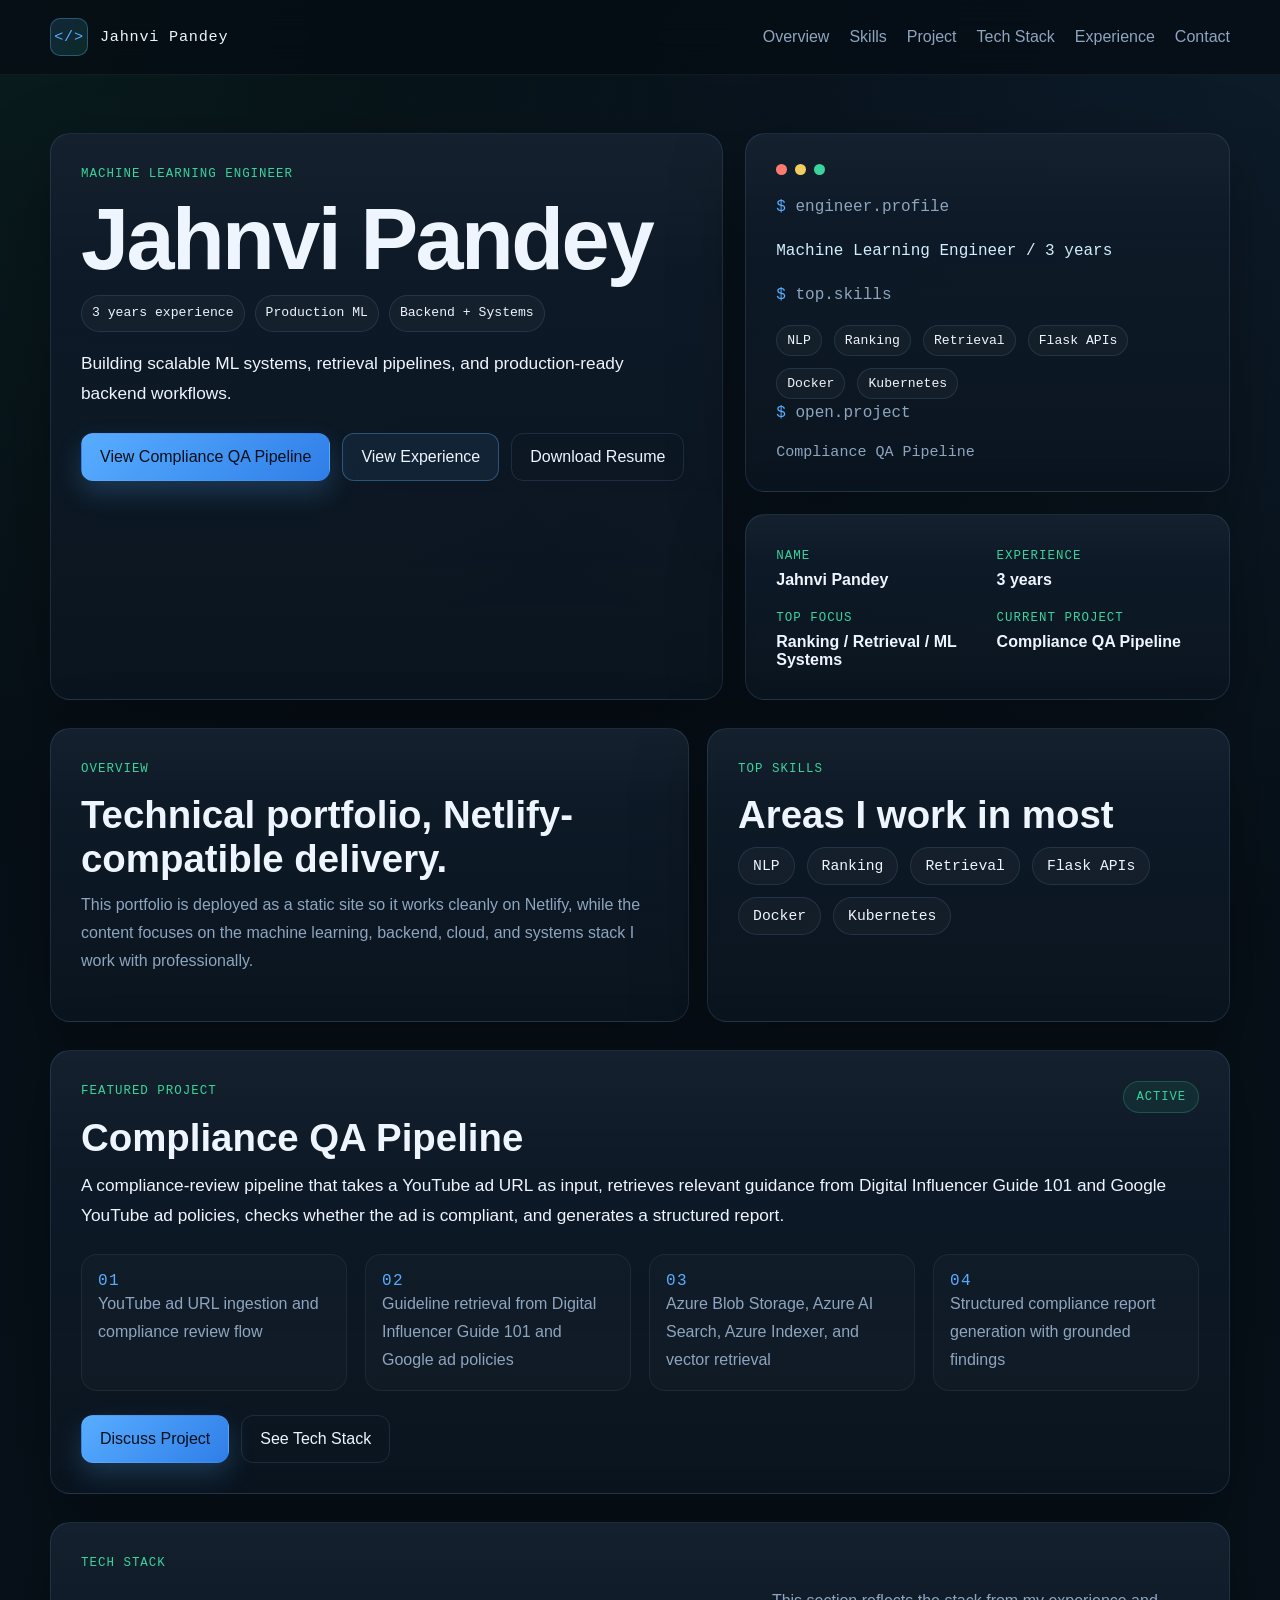
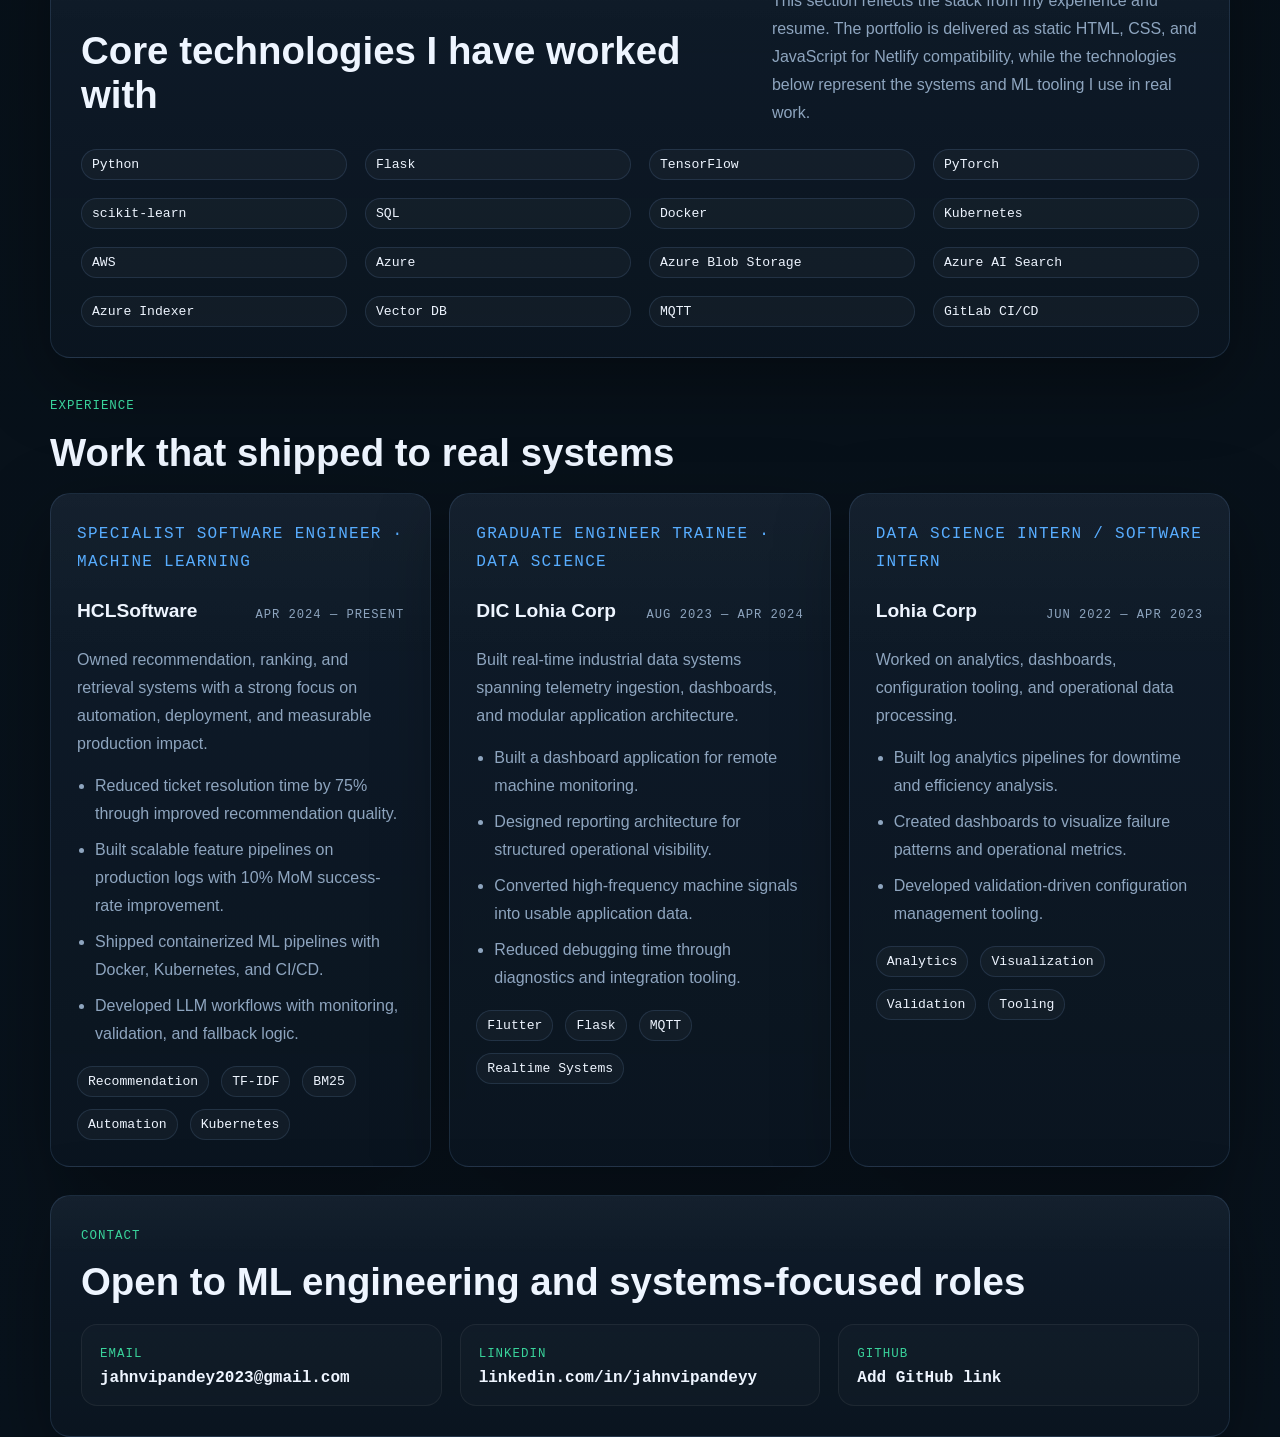
<file: index.html>
<!DOCTYPE html>
<html lang="en">
  <head>
    <meta charset="UTF-8" />
    <meta name="viewport" content="width=device-width, initial-scale=1.0" />
    <title>Jahnvi Pandey | Machine Learning Engineer</title>
    <meta
      name="description"
      content="Technical portfolio of Jahnvi Pandey, a Machine Learning Engineer focused on scalable ML systems, retrieval pipelines, backend engineering, and production AI."
    />
    <link rel="stylesheet" href="./static/styles.css" />
  </head>
  <body>
    <div class="grid-overlay" aria-hidden="true"></div>

    <header class="topbar">
      <div class="shell topbar-inner">
        <a class="brand" href="#hero">
          <span class="brand-mark">&lt;/&gt;</span>
          <span>Jahnvi Pandey</span>
        </a>
        <button class="menu-toggle" aria-label="Toggle navigation" aria-expanded="false">
          <span></span>
          <span></span>
        </button>
        <nav class="nav">
          <a href="#overview">Overview</a>
          <a href="#skills">Skills</a>
          <a href="#project-compliance-qa">Project</a>
          <a href="#stack">Tech Stack</a>
          <a href="#experience">Experience</a>
          <a href="#contact">Contact</a>
        </nav>
      </div>
    </header>

    <main class="shell">
      <section class="hero" id="hero">
        <div class="hero-copy panel">
          <p class="eyebrow">Machine Learning Engineer</p>
          <h1>Jahnvi Pandey</h1>
          <p class="hero-metadata">
            <span>3 years experience</span>
            <span>Production ML</span>
            <span>Backend + Systems</span>
          </p>
          <p class="hero-tagline">
            Building scalable ML systems, retrieval pipelines, and production-ready backend
            workflows.
          </p>
          <div class="hero-actions">
            <a class="button button-primary" href="#project-compliance-qa">
              View Compliance QA Pipeline
            </a>
            <a class="button button-secondary" href="#experience">View Experience</a>
            <a
              class="button button-ghost"
              href="./static/resume/Jahnvi_Pandey_Resume.pdf"
              download
            >
              Download Resume
            </a>
          </div>
        </div>

        <aside class="hero-panel-stack">
          <article class="panel terminal-panel">
            <div class="terminal-header">
              <span></span>
              <span></span>
              <span></span>
            </div>
            <div class="terminal-body">
              <p><span class="prompt">$</span> engineer.profile</p>
              <p class="terminal-output">Machine Learning Engineer / 3 years</p>
              <p><span class="prompt">$</span> top.skills</p>
              <div class="tag-row">
                <span>NLP</span>
                <span>Ranking</span>
                <span>Retrieval</span>
                <span>Flask APIs</span>
                <span>Docker</span>
                <span>Kubernetes</span>
              </div>
              <p><span class="prompt">$</span> open.project</p>
              <a class="terminal-link" href="#project-compliance-qa">Compliance QA Pipeline</a>
            </div>
          </article>

          <article class="panel summary-panel" id="overview">
            <div class="summary-grid">
              <div>
                <span class="meta-label">Name</span>
                <strong>Jahnvi Pandey</strong>
              </div>
              <div>
                <span class="meta-label">Experience</span>
                <strong>3 years</strong>
              </div>
              <div>
                <span class="meta-label">Top Focus</span>
                <strong>Ranking / Retrieval / ML Systems</strong>
              </div>
              <div>
                <span class="meta-label">Current Project</span>
                <strong>Compliance QA Pipeline</strong>
              </div>
            </div>
          </article>
        </aside>
      </section>

      <section class="section-grid">
        <article class="panel intro-panel">
          <p class="section-kicker">Overview</p>
          <h2>Technical portfolio, Netlify-compatible delivery.</h2>
          <p>
            This portfolio is deployed as a static site so it works cleanly on Netlify, while
            the content focuses on the machine learning, backend, cloud, and systems stack I
            work with professionally.
          </p>
        </article>

        <article class="panel skills-panel" id="skills">
          <p class="section-kicker">Top Skills</p>
          <h2>Areas I work in most</h2>
          <div class="tag-row large">
            <span>NLP</span>
            <span>Ranking</span>
            <span>Retrieval</span>
            <span>Flask APIs</span>
            <span>Docker</span>
            <span>Kubernetes</span>
          </div>
        </article>
      </section>

      <section class="panel feature-panel" id="project-compliance-qa">
        <div class="feature-heading">
          <div>
            <p class="section-kicker">Featured Project</p>
            <h2>Compliance QA Pipeline</h2>
          </div>
          <span class="status-pill">Active</span>
        </div>
        <p class="feature-summary">
          A compliance-review pipeline that takes a YouTube ad URL as input, retrieves
          relevant guidance from Digital Influencer Guide 101 and Google YouTube ad
          policies, checks whether the ad is compliant, and generates a structured report.
        </p>
        <div class="feature-grid">
          <article class="feature-card">
            <span class="feature-index">01</span>
            <p>YouTube ad URL ingestion and compliance review flow</p>
          </article>
          <article class="feature-card">
            <span class="feature-index">02</span>
            <p>Guideline retrieval from Digital Influencer Guide 101 and Google ad policies</p>
          </article>
          <article class="feature-card">
            <span class="feature-index">03</span>
            <p>Azure Blob Storage, Azure AI Search, Azure Indexer, and vector retrieval</p>
          </article>
          <article class="feature-card">
            <span class="feature-index">04</span>
            <p>Structured compliance report generation with grounded findings</p>
          </article>
        </div>
        <div class="feature-actions">
          <a class="button button-primary" href="#contact">Discuss Project</a>
          <a class="button button-ghost" href="#stack">See Tech Stack</a>
        </div>
      </section>

      <section class="panel stack-panel" id="stack">
        <p class="section-kicker">Tech Stack</p>
        <div class="stack-header">
          <h2>Core technologies I have worked with</h2>
          <p>
            This section reflects the stack from my experience and resume. The portfolio is
            delivered as static HTML, CSS, and JavaScript for Netlify compatibility, while
            the technologies below represent the systems and ML tooling I use in real work.
          </p>
        </div>
        <div class="stack-grid">
          <span>Python</span>
          <span>Flask</span>
          <span>TensorFlow</span>
          <span>PyTorch</span>
          <span>scikit-learn</span>
          <span>SQL</span>
          <span>Docker</span>
          <span>Kubernetes</span>
          <span>AWS</span>
          <span>Azure</span>
          <span>Azure Blob Storage</span>
          <span>Azure AI Search</span>
          <span>Azure Indexer</span>
          <span>Vector DB</span>
          <span>MQTT</span>
          <span>GitLab CI/CD</span>
        </div>
      </section>

      <section class="experience-section" id="experience">
        <div class="section-head">
          <p class="section-kicker">Experience</p>
          <h2>Work that shipped to real systems</h2>
        </div>
        <div class="experience-grid">
          <article class="panel experience-card">
            <div class="experience-meta">
              <p class="role">Specialist Software Engineer · Machine Learning</p>
              <div class="experience-submeta">
                <h3>HCLSoftware</h3>
                <span class="period">Apr 2024 — Present</span>
              </div>
            </div>
            <p class="experience-summary">
              Owned recommendation, ranking, and retrieval systems with a strong focus on
              automation, deployment, and measurable production impact.
            </p>
            <ul class="impact-list">
              <li>Reduced ticket resolution time by 75% through improved recommendation quality.</li>
              <li>Built scalable feature pipelines on production logs with 10% MoM success-rate improvement.</li>
              <li>Shipped containerized ML pipelines with Docker, Kubernetes, and CI/CD.</li>
              <li>Developed LLM workflows with monitoring, validation, and fallback logic.</li>
            </ul>
            <div class="tag-row">
              <span>Recommendation</span>
              <span>TF-IDF</span>
              <span>BM25</span>
              <span>Automation</span>
              <span>Kubernetes</span>
            </div>
          </article>

          <article class="panel experience-card">
            <div class="experience-meta">
              <p class="role">Graduate Engineer Trainee · Data Science</p>
              <div class="experience-submeta">
                <h3>DIC Lohia Corp</h3>
                <span class="period">Aug 2023 — Apr 2024</span>
              </div>
            </div>
            <p class="experience-summary">
              Built real-time industrial data systems spanning telemetry ingestion, dashboards,
              and modular application architecture.
            </p>
            <ul class="impact-list">
              <li>Built a dashboard application for remote machine monitoring.</li>
              <li>Designed reporting architecture for structured operational visibility.</li>
              <li>Converted high-frequency machine signals into usable application data.</li>
              <li>Reduced debugging time through diagnostics and integration tooling.</li>
            </ul>
            <div class="tag-row">
              <span>Flutter</span>
              <span>Flask</span>
              <span>MQTT</span>
              <span>Realtime Systems</span>
            </div>
          </article>

          <article class="panel experience-card">
            <div class="experience-meta">
              <p class="role">Data Science Intern / Software Intern</p>
              <div class="experience-submeta">
                <h3>Lohia Corp</h3>
                <span class="period">Jun 2022 — Apr 2023</span>
              </div>
            </div>
            <p class="experience-summary">
              Worked on analytics, dashboards, configuration tooling, and operational data
              processing.
            </p>
            <ul class="impact-list">
              <li>Built log analytics pipelines for downtime and efficiency analysis.</li>
              <li>Created dashboards to visualize failure patterns and operational metrics.</li>
              <li>Developed validation-driven configuration management tooling.</li>
            </ul>
            <div class="tag-row">
              <span>Analytics</span>
              <span>Visualization</span>
              <span>Validation</span>
              <span>Tooling</span>
            </div>
          </article>
        </div>
      </section>

      <section class="contact-section panel" id="contact">
        <p class="section-kicker">Contact</p>
        <h2>Open to ML engineering and systems-focused roles</h2>
        <div class="contact-grid">
          <a class="contact-card" href="mailto:jahnvipandey2023@gmail.com">
            <span class="meta-label">Email</span>
            <strong>jahnvipandey2023@gmail.com</strong>
          </a>
          <a class="contact-card" href="https://linkedin.com/in/jahnvipandeyy/" target="_blank" rel="noreferrer">
            <span class="meta-label">LinkedIn</span>
            <strong>linkedin.com/in/jahnvipandeyy</strong>
          </a>
          <a class="contact-card" href="#">
            <span class="meta-label">GitHub</span>
            <strong>Add GitHub link</strong>
          </a>
        </div>
      </section>
    </main>

    <script src="./static/script.js"></script>
  </body>
</html>
</file>
<file: static/styles.css>
:root {
  --bg: #071018;
  --bg-soft: #0d1723;
  --panel: rgba(11, 21, 32, 0.92);
  --panel-2: rgba(15, 28, 42, 0.98);
  --line: rgba(116, 164, 214, 0.16);
  --line-strong: rgba(95, 179, 255, 0.34);
  --text: #eef5ff;
  --muted: #8ea5bf;
  --accent: #58adff;
  --accent-2: #39d39b;
  --shadow: 0 24px 72px rgba(0, 0, 0, 0.34);
  --radius: 20px;
  --mono: "SFMono-Regular", "Consolas", "Liberation Mono", Menlo, monospace;
  --sans: "Segoe UI", "Inter", -apple-system, BlinkMacSystemFont, sans-serif;
}

*,
*::before,
*::after {
  box-sizing: border-box;
}

html {
  scroll-behavior: smooth;
}

body {
  margin: 0;
  min-height: 100vh;
  font-family: var(--sans);
  color: var(--text);
  background:
    radial-gradient(circle at top left, rgba(57, 211, 155, 0.08), transparent 24%),
    radial-gradient(circle at top right, rgba(88, 173, 255, 0.1), transparent 28%),
    linear-gradient(180deg, #050c13 0%, var(--bg) 34%, #08121c 100%);
}

.grid-overlay {
  position: fixed;
  inset: 0;
  pointer-events: none;
  opacity: 0.28;
  background-image:
    linear-gradient(rgba(255, 255, 255, 0.03) 1px, transparent 1px),
    linear-gradient(90deg, rgba(255, 255, 255, 0.03) 1px, transparent 1px);
  background-size: 44px 44px;
  mask-image: linear-gradient(180deg, rgba(0, 0, 0, 0.95), rgba(0, 0, 0, 0.18));
}

a {
  color: inherit;
  text-decoration: none;
}

.shell {
  width: min(calc(100% - 32px), 1180px);
  margin: 0 auto;
}

.topbar {
  position: sticky;
  top: 0;
  z-index: 50;
  backdrop-filter: blur(16px);
  background: rgba(5, 12, 18, 0.72);
  border-bottom: 1px solid rgba(255, 255, 255, 0.05);
}

.topbar-inner {
  display: flex;
  align-items: center;
  justify-content: space-between;
  gap: 20px;
  padding: 18px 0;
}

.brand {
  display: inline-flex;
  align-items: center;
  gap: 12px;
  font-family: var(--mono);
  font-size: 0.95rem;
  letter-spacing: 0.05em;
}

.brand-mark {
  display: inline-flex;
  align-items: center;
  justify-content: center;
  width: 38px;
  height: 38px;
  border-radius: 10px;
  border: 1px solid var(--line-strong);
  background: linear-gradient(135deg, rgba(88, 173, 255, 0.16), rgba(57, 211, 155, 0.14));
  color: var(--accent);
}

.nav {
  display: flex;
  gap: 20px;
}

.nav a,
.terminal-link {
  color: var(--muted);
}

.nav a:hover,
.terminal-link:hover {
  color: var(--text);
}

.menu-toggle {
  display: none;
  width: 44px;
  height: 44px;
  border: 1px solid var(--line);
  border-radius: 10px;
  background: transparent;
  padding: 0;
  flex-direction: column;
  align-items: center;
  justify-content: center;
  gap: 5px;
}

.menu-toggle span {
  width: 18px;
  height: 2px;
  background: var(--text);
}

.hero,
.section-grid,
.feature-panel,
.stack-panel,
.experience-section,
.contact-section {
  margin-top: 28px;
}

.hero {
  display: grid;
  grid-template-columns: minmax(0, 1.25fr) minmax(340px, 0.9fr);
  gap: 22px;
  padding-top: 30px;
}

.panel {
  position: relative;
  overflow: hidden;
  border-radius: var(--radius);
  border: 1px solid var(--line);
  background:
    linear-gradient(180deg, rgba(255, 255, 255, 0.024), transparent 24%),
    linear-gradient(180deg, var(--panel-2), var(--panel));
  box-shadow: var(--shadow);
  transition:
    transform 180ms ease,
    border-color 180ms ease,
    box-shadow 180ms ease;
}

.panel:hover,
.contact-card:hover,
.button:hover {
  transform: translateY(-2px);
}

.panel:hover {
  border-color: rgba(95, 179, 255, 0.28);
}

.hero-copy,
.terminal-panel,
.summary-panel,
.intro-panel,
.skills-panel,
.feature-panel,
.stack-panel,
.experience-card,
.contact-section {
  padding: 30px;
}

.hero-panel-stack {
  display: grid;
  gap: 22px;
}

.eyebrow,
.section-kicker,
.meta-label,
.role,
.period,
.status-pill,
.feature-index {
  font-family: var(--mono);
  letter-spacing: 0.08em;
  text-transform: uppercase;
}

.eyebrow,
.section-kicker,
.meta-label {
  color: var(--accent-2);
  font-size: 0.78rem;
}

h1,
h2,
h3,
p {
  margin-top: 0;
}

h1 {
  margin-bottom: 14px;
  font-size: clamp(2.8rem, 7vw, 5.4rem);
  line-height: 0.96;
  letter-spacing: -0.03em;
}

h2 {
  margin-bottom: 10px;
  font-size: clamp(1.7rem, 3vw, 2.4rem);
}

h3 {
  margin-bottom: 8px;
  font-size: 1.2rem;
}

p,
li {
  color: var(--muted);
  line-height: 1.75;
  font-size: 1rem;
}

.hero-metadata {
  display: flex;
  flex-wrap: wrap;
  gap: 10px;
  margin-bottom: 16px;
}

.hero-metadata span {
  padding: 6px 10px;
  border-radius: 999px;
  border: 1px solid var(--line);
  background: rgba(255, 255, 255, 0.03);
  font-family: var(--mono);
  font-size: 0.82rem;
  color: var(--text);
}

.hero-tagline,
.feature-summary {
  color: var(--text);
  font-size: 1.08rem;
}

.hero-actions,
.feature-actions,
.tag-row {
  display: flex;
  flex-wrap: wrap;
  gap: 12px;
}

.hero-actions {
  margin-top: 24px;
}

.button {
  display: inline-flex;
  align-items: center;
  justify-content: center;
  min-height: 48px;
  padding: 0 18px;
  border-radius: 12px;
  border: 1px solid transparent;
  transition:
    transform 180ms ease,
    border-color 180ms ease,
    background-color 180ms ease,
    box-shadow 180ms ease;
}

.button-primary {
  color: #04101b;
  background: linear-gradient(135deg, var(--accent), #2f7ee8);
  box-shadow: 0 12px 26px rgba(88, 173, 255, 0.22);
}

.button-secondary {
  color: var(--text);
  border-color: var(--line-strong);
  background: rgba(88, 173, 255, 0.08);
}

.button-ghost {
  color: var(--text);
  border-color: var(--line);
  background: transparent;
}

.terminal-header {
  display: flex;
  gap: 8px;
  margin-bottom: 18px;
}

.terminal-header span {
  width: 11px;
  height: 11px;
  border-radius: 999px;
}

.terminal-header span:first-child {
  background: #ff7b72;
}

.terminal-header span:nth-child(2) {
  background: #f2cc60;
}

.terminal-header span:nth-child(3) {
  background: #39d39b;
}

.terminal-body {
  font-family: var(--mono);
  font-size: 0.94rem;
}

.prompt,
.role,
.feature-index {
  color: var(--accent);
}

.terminal-output {
  color: #d3eeff;
  margin-bottom: 16px;
}

.tag-row {
  margin-top: 10px;
}

.tag-row span,
.stack-grid span {
  padding: 7px 10px;
  border-radius: 999px;
  border: 1px solid var(--line);
  background: rgba(255, 255, 255, 0.03);
  color: var(--text);
  font-family: var(--mono);
  font-size: 0.82rem;
}

.summary-grid,
.feature-grid,
.stack-grid,
.experience-grid,
.contact-grid,
.section-grid {
  display: grid;
  gap: 18px;
}

.summary-grid {
  grid-template-columns: repeat(2, minmax(0, 1fr));
}

.summary-grid strong {
  display: block;
  margin-top: 8px;
  color: var(--text);
}

.section-grid {
  grid-template-columns: 1.1fr 0.9fr;
}

.tag-row.large span {
  font-size: 0.92rem;
  padding: 10px 14px;
}

.feature-heading,
.stack-header {
  display: flex;
  justify-content: space-between;
  gap: 20px;
}

.status-pill {
  height: fit-content;
  padding: 8px 12px;
  border-radius: 999px;
  border: 1px solid rgba(57, 211, 155, 0.24);
  background: rgba(57, 211, 155, 0.08);
  color: var(--accent-2);
  font-size: 0.76rem;
}

.feature-grid {
  grid-template-columns: repeat(4, minmax(0, 1fr));
  margin: 24px 0;
}

.feature-card {
  padding: 16px;
  border: 1px solid rgba(255, 255, 255, 0.06);
  border-radius: 16px;
  background: rgba(255, 255, 255, 0.02);
}

.feature-card p {
  margin-bottom: 0;
}

.stack-header {
  align-items: end;
  margin-bottom: 22px;
}

.stack-header p {
  max-width: 48ch;
  margin-bottom: 0;
}

.stack-grid {
  grid-template-columns: repeat(4, minmax(0, 1fr));
}

.experience-section {
  padding: 10px 0 0;
}

.section-head {
  margin-bottom: 18px;
}

.experience-grid {
  grid-template-columns: repeat(3, minmax(0, 1fr));
}

.experience-card {
  padding: 26px;
}

.experience-meta {
  display: grid;
  gap: 8px;
  margin-bottom: 16px;
}

.experience-submeta {
  display: flex;
  align-items: center;
  justify-content: space-between;
  gap: 16px;
}

.period {
  color: var(--muted);
  font-size: 0.76rem;
  white-space: nowrap;
}

.experience-summary {
  margin-bottom: 14px;
}

.impact-list {
  padding-left: 18px;
  margin: 0 0 18px;
}

.impact-list li + li {
  margin-top: 8px;
}

.contact-grid {
  grid-template-columns: repeat(3, minmax(0, 1fr));
  margin-top: 20px;
}

.contact-card {
  display: block;
  padding: 18px;
  border-radius: 16px;
  border: 1px solid rgba(255, 255, 255, 0.06);
  background: rgba(255, 255, 255, 0.02);
  transition:
    transform 180ms ease,
    border-color 180ms ease;
}

.contact-card strong {
  display: block;
  margin-top: 8px;
  color: var(--text);
  font-family: var(--mono);
}

.reveal {
  opacity: 0;
  transform: translateY(18px);
  transition:
    opacity 420ms ease,
    transform 420ms ease;
}

.reveal.is-visible {
  opacity: 1;
  transform: translateY(0);
}

@media (max-width: 1040px) {
  .hero,
  .section-grid,
  .feature-grid,
  .stack-grid,
  .experience-grid,
  .contact-grid {
    grid-template-columns: 1fr;
  }

  .summary-grid {
    grid-template-columns: 1fr 1fr;
  }
}

@media (max-width: 760px) {
  .shell {
    width: min(calc(100% - 24px), 1180px);
  }

  .topbar-inner {
    align-items: flex-start;
    flex-wrap: wrap;
  }

  .menu-toggle {
    display: inline-flex;
  }

  .nav {
    display: none;
    width: 100%;
    flex-direction: column;
    align-items: flex-start;
    gap: 12px;
    padding-top: 8px;
  }

  .nav.is-open {
    display: flex;
  }

  .hero-copy,
  .terminal-panel,
  .summary-panel,
  .intro-panel,
  .skills-panel,
  .feature-panel,
  .stack-panel,
  .experience-card,
  .contact-section {
    padding: 22px;
  }

  .summary-grid,
  .contact-grid {
    grid-template-columns: 1fr;
  }

  .feature-heading,
  .stack-header {
    flex-direction: column;
  }

  .experience-submeta {
    flex-direction: column;
    align-items: flex-start;
  }
}
</file>
